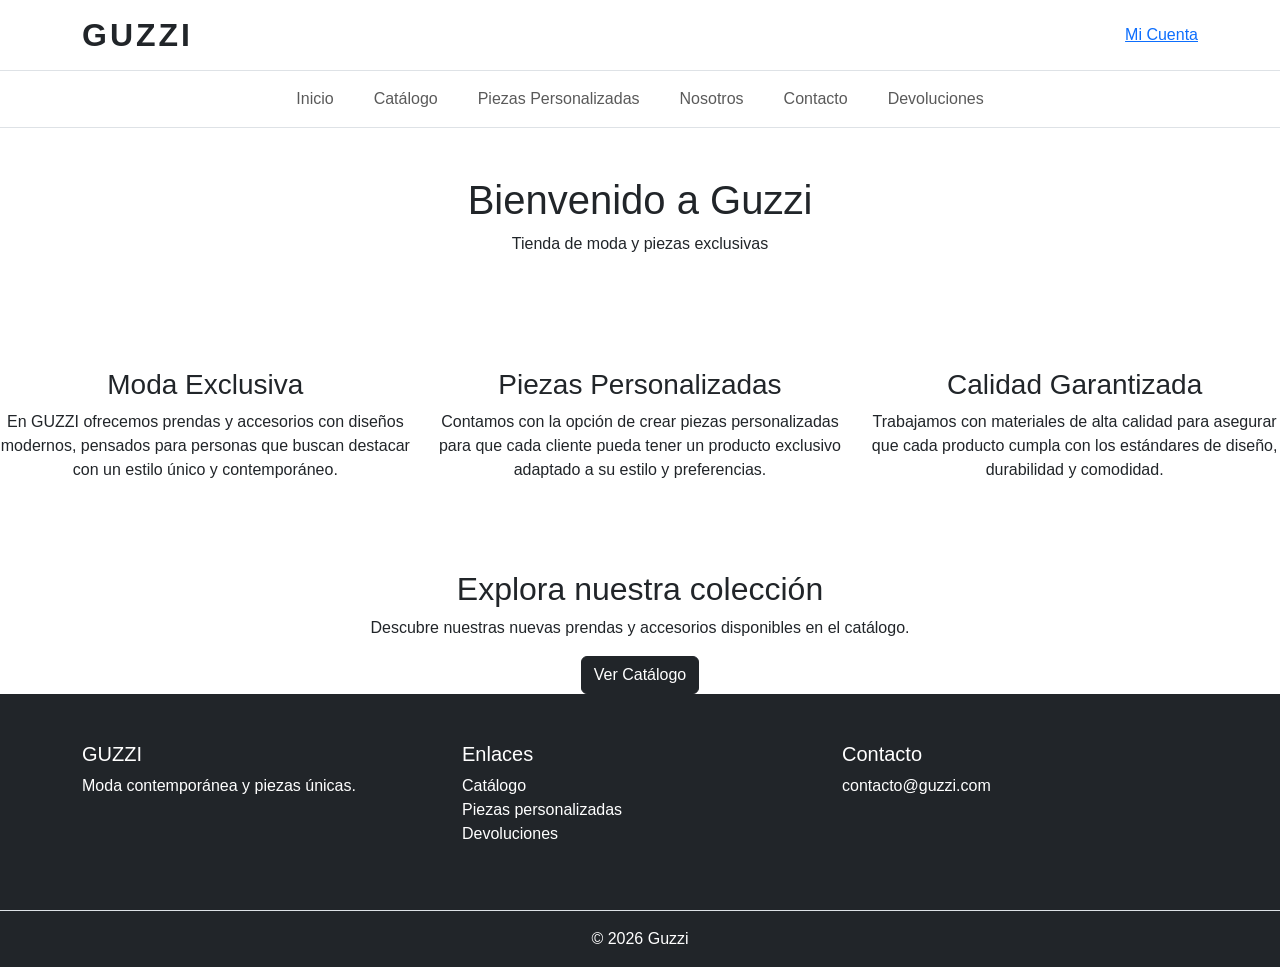
<file: index.html>
<!DOCTYPE html>
<html lang="es">
<head>
  <meta charset="UTF-8">
  <meta name="viewport" content="width=device-width, initial-scale=1.0">

  <title>Ecommerce Guzzi</title>

  <!-- Bootstrap -->
<link href="https://cdn.jsdelivr.net/npm/bootstrap@5.3.8/dist/css/bootstrap.min.css" rel="stylesheet" integrity="sha384-sRIl4kxILFvY47J16cr9ZwB07vP4J8+LH7qKQnuqkuIAvNWLzeN8tE5YBujZqJLB" crossorigin="anonymous">
  
  <!-- CSS propio -->
  <link rel="stylesheet" href="/styles.css">
</head>

<body class="d-flex flex-column min-vh-100">

<!-- HEADER -->
<header class="border-bottom">
  <div class="container py-3 d-flex justify-content-between align-items-center">

    <div class="logo">
      <h2 class="m-0">GUZZI</h2>
    </div>

    <div class="icons d-none d-md-flex gap-3">
      
      <a href="modulos/mi-cuenta.html">Mi Cuenta</a>
      
    </div>

  </div>
</header>

<!-- NAVBAR -->
<nav class="navbar navbar-expand-lg navbar-light bg-white border-bottom">
  <div class="container">

    <button class="navbar-toggler" type="button" data-bs-toggle="collapse" data-bs-target="#menuNavbar">
      <span class="navbar-toggler-icon"></span>
    </button>

    <div class="collapse navbar-collapse justify-content-center" id="menuNavbar">

      <ul class="navbar-nav gap-lg-4 text-center">

        <li class="nav-item">
          <a class="nav-link" href="index.html">Inicio</a>
        </li>

        <li class="nav-item">
          <a class="nav-link" href="modulos/catalogo.html">Catálogo</a>
        </li>

        <li class="nav-item">
          <a class="nav-link" href="modulos/piezas-personalizadas.html">Piezas Personalizadas</a>
        </li>

        <li class="nav-item">
          <a class="nav-link" href="modulos/nosotros.html">Nosotros</a>
        </li>

        <li class="nav-item">
          <a class="nav-link" href="modulos/contacto.html">Contacto</a>
        </li>

        <li class="nav-item">
          <a class="nav-link" href="modulos/devoluciones.html">Devoluciones</a>
        </li>

      </ul>

    </div>
  </div>
</nav>

<!-- CONTENIDO DINÁMICO -->
<main class="container my-5 flex-grow-1">

  <!-- Cada página cambia este contenido -->

  <section class="text-center">
    <h1>Bienvenido a Guzzi</h1>
    <p>Tienda de moda y piezas exclusivas</p>
  </section>

</main>
  <!-- Información de la tienda -->
  <section class="mt-5">
    <div class="row text-center">

      <div class="col-md-4 mb-4">
        <h3>Moda Exclusiva</h3>
        <p>
          En GUZZI ofrecemos prendas y accesorios con diseños modernos,
          pensados para personas que buscan destacar con un estilo único
          y contemporáneo.
        </p>
      </div>

      <div class="col-md-4 mb-4">
        <h3>Piezas Personalizadas</h3>
        <p>
          Contamos con la opción de crear piezas personalizadas para que
          cada cliente pueda tener un producto exclusivo adaptado a su
          estilo y preferencias.
        </p>
      </div>

      <div class="col-md-4 mb-4">
        <h3>Calidad Garantizada</h3>
        <p>
          Trabajamos con materiales de alta calidad para asegurar que
          cada producto cumpla con los estándares de diseño, durabilidad
          y comodidad.
        </p>
      </div>

    </div>
  </section>

  <!-- Sección de llamado a la acción -->
  <section class="text-center mt-5">
    <h2>Explora nuestra colección</h2>
    <p>
      Descubre nuestras nuevas prendas y accesorios disponibles en el catálogo.
    </p>
    <a href="modulos/catalogo.html" class="btn btn-dark">
      Ver Catálogo
    </a>
  </section>
<!-- FOOTER -->
<footer class="bg-dark text-white mt-auto">

  <div class="container py-5">

    <div class="row">

      <div class="col-md-4">
        <h5>GUZZI</h5>
        <p>Moda contemporánea y piezas únicas.</p>
      </div>

      <div class="col-md-4">
        <h5>Enlaces</h5>
        <ul class="list-unstyled">
          <li><a href="modulos/catalogo.html" class="text-white">Catálogo</a></li>
          <li><a href="modulos/piezas-personalizadas.html" class="text-white">Piezas personalizadas</a></li>
          <li><a href="modulos/devoluciones.html" class="text-white">Devoluciones</a></li>
        </ul>
      </div>

      <div class="col-md-4">
        <h5>Contacto</h5>
        <p>contacto@guzzi.com</p>
      </div>

    </div>

  </div>

  <div class="text-center py-3 border-top">
    © 2026 Guzzi
  </div>

</footer>

<!-- Bootstrap JS -->
<script src="https://cdn.jsdelivr.net/npm/bootstrap@5.3.8/dist/js/bootstrap.bundle.min.js" integrity="sha384-FKyoEForCGlyvwx9Hj09JcYn3nv7wiPVlz7YYwJrWVcXK/BmnVDxM+D2scQbITxI" crossorigin="anonymous"></script>

</body>
</html>
</file>
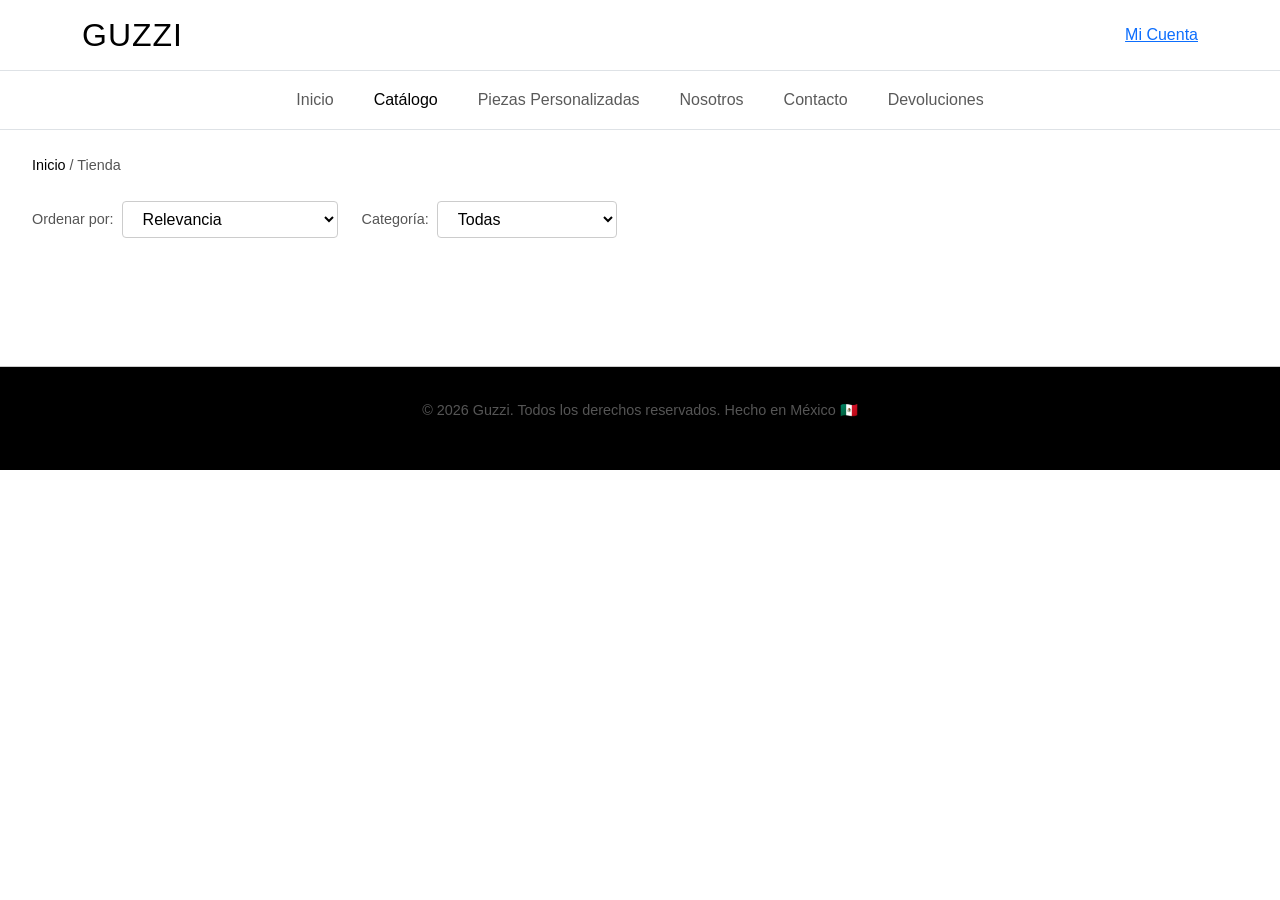
<file: modulos/catalogo.html>
<!DOCTYPE html>
<html lang="es">
<head>
  <meta charset="UTF-8" />
  <meta name="viewport" content="width=device-width, initial-scale=1.0"/>
  <title>GUZZI - Catálogo</title>
  <!-- Bootstrap CSS (same as index) -->
  <link href="https://cdn.jsdelivr.net/npm/bootstrap@5.3.8/dist/css/bootstrap.min.css" rel="stylesheet" integrity="sha384-sRIl4kxILFvY47J16cr9ZwB07vP4J8+LH7qKQnuqkuIAvNWLzeN8tE5YBujZqJLB" crossorigin="anonymous">
  <link rel="stylesheet" href="../assets/css/estilos-catalogo.css"/>
  <link rel="stylesheet" href="https://cdnjs.cloudflare.com/ajax/libs/font-awesome/6.4.0/css/all.min.css"/>
</head>
<body>
  <!-- HEADER (copied from index.html for consistent look) -->
  <header class="border-bottom">
    <div class="container py-3 d-flex justify-content-between align-items-center">

      <div class="logo">
        <h2 class="m-0">GUZZI</h2>
      </div>

      <div class="icons d-none d-md-flex gap-3">
        <a href="mi-cuenta.html">Mi Cuenta</a>
      </div>

    </div>
  </header>

  <!-- NAVBAR -->
  <nav class="navbar navbar-expand-lg navbar-light bg-white border-bottom">
    <div class="container">

      <button class="navbar-toggler" type="button" data-bs-toggle="collapse" data-bs-target="#menuNavbar">
        <span class="navbar-toggler-icon"></span>
      </button>

      <div class="collapse navbar-collapse justify-content-center" id="menuNavbar">

        <ul class="navbar-nav gap-lg-4 text-center">

          <li class="nav-item">
            <a class="nav-link" href="../index.html">Inicio</a>
          </li>

          <li class="nav-item">
            <a class="nav-link active" href="catalogo.html">Catálogo</a>
          </li>

          <li class="nav-item">
            <a class="nav-link" href="piezas-personalizadas.html">Piezas Personalizadas</a>
          </li>

          <li class="nav-item">
            <a class="nav-link" href="nosotros.html">Nosotros</a>
          </li>

          <li class="nav-item">
            <a class="nav-link" href="contacto.html">Contacto</a>
          </li>

          <li class="nav-item">
            <a class="nav-link" href="devoluciones.html">Devoluciones</a>
          </li>

        </ul>

      </div>
    </div>
  </nav>

  <!-- Breadcrumbs -->
  <div class="breadcrumbs">
    <a href="#">Inicio</a> / <span>Tienda</span>
  </div>

  <!-- Filtros -->
  <section class="filters">
    <div class="filter-group">
      <label for="sort">Ordenar por:</label>
      <select id="sort">
        <option value="default">Relevancia</option>
        <option value="price-asc">Precio: Menor a Mayor</option>
        <option value="price-desc">Precio: Mayor a Menor</option>
        <option value="name-asc">Nombre: A-Z</option>
      </select>
    </div>
    <div class="filter-group">
      <label for="category">Categoría:</label>
      <select id="category">
        <option value="all">Todas</option>
        <option value="playeras">Playeras</option>
        <option value="accesorios">Pantalones</option>
        <option value="vestidos">Accesorios</option>
      </select>
    </div>
  </section>

  <!-- Catálogo de Productos -->
  <main class="catalog py-5">
    <div class="container">
      <div class="row g-4" id="productsGrid">
        <!-- Los productos se generan con JavaScript -->
      </div>
    </div>
  </main>

  <!-- Modal Quick View (bootstrap structure) -->
  <div class="modal fade" id="quickViewModal" tabindex="-1" aria-hidden="true">
    <div class="modal-dialog modal-dialog-centered modal-lg">
      <div class="modal-content">
        <button class="modal-close" id="modalClose">&times;</button>
        <div class="modal-body" id="modalBody">
          <!-- Contenido dinámico -->
        </div>
      </div>
    </div>
  </div>

  <!-- Notificación -->
  <div class="toast" id="toast">
    <i class="fas fa-check-circle"></i>
    <span id="toastMessage">Producto añadido al carrito</span>
  </div>

  <footer class="footer">
    <p>&copy; 2026 Guzzi. Todos los derechos reservados. Hecho en México 🇲🇽</p>
  </footer>

  <!-- Bootstrap JS (bundle includes Popper) -->
  <script src="https://cdn.jsdelivr.net/npm/bootstrap@5.3.8/dist/js/bootstrap.bundle.min.js" integrity="sha384-FKyoEForCGlyvwx9Hj09JcYn3nv7wiPVlz7YYwJrWVcXK/BmnVDxM+D2scQbITxI" crossorigin="anonymous"></script>
  <script src="../assets/js/script-catalogo.js"></script>
</body>
</html>
</file>
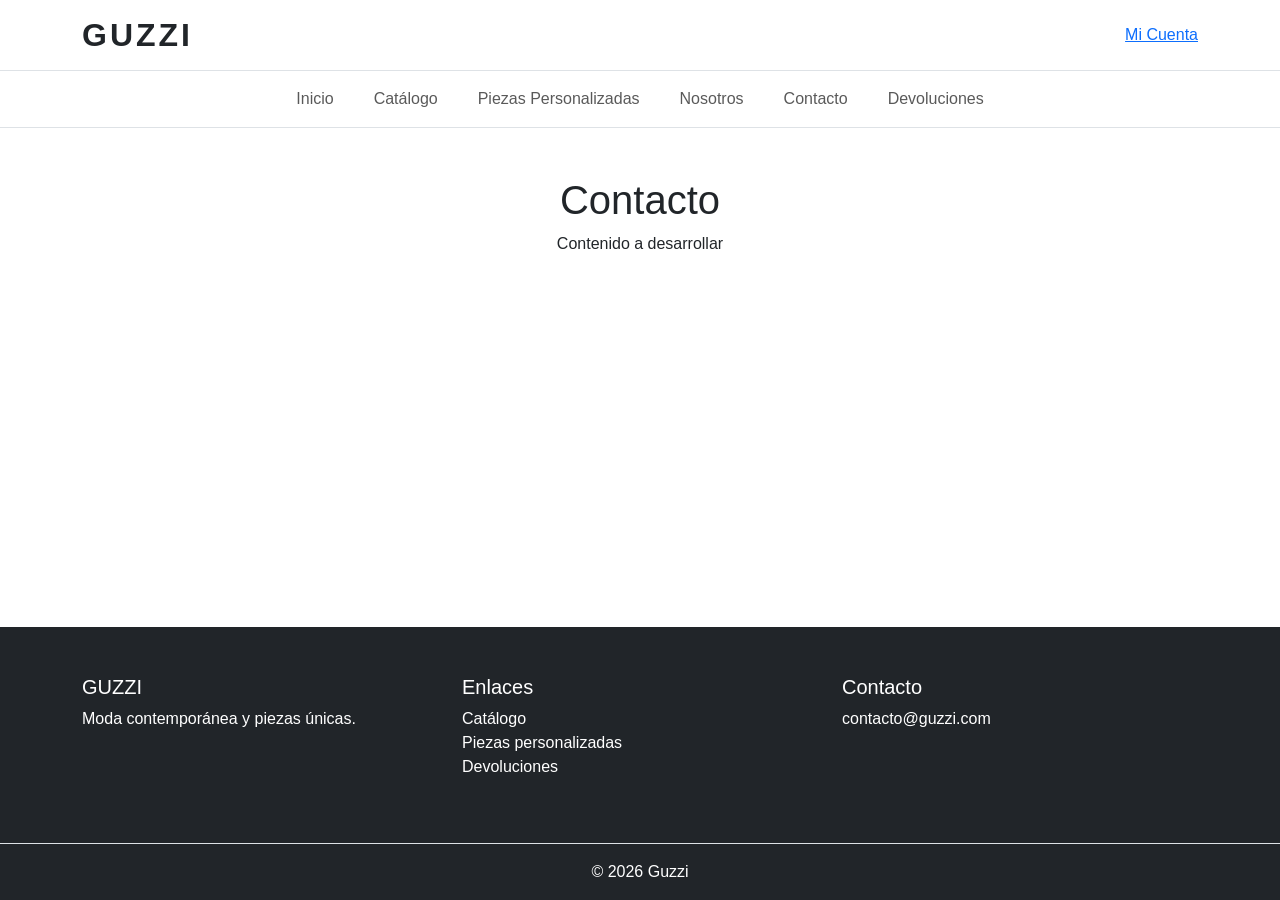
<file: modulos/contacto.html>
<!DOCTYPE html>
<html lang="es">
<head>
  <meta charset="UTF-8">
  <meta name="viewport" content="width=device-width, initial-scale=1.0">

  <title>Ecommerce Guzzi</title>

  <!-- Bootstrap -->
<link href="https://cdn.jsdelivr.net/npm/bootstrap@5.3.8/dist/css/bootstrap.min.css" rel="stylesheet" integrity="sha384-sRIl4kxILFvY47J16cr9ZwB07vP4J8+LH7qKQnuqkuIAvNWLzeN8tE5YBujZqJLB" crossorigin="anonymous">
  
  <!-- CSS propio -->
  <link rel="stylesheet" href="/styles.css">
</head>

<body class="d-flex flex-column min-vh-100">

<!-- HEADER -->
<header class="border-bottom">
  <div class="container py-3 d-flex justify-content-between align-items-center">

    <div class="logo">
      <h2 class="m-0">GUZZI</h2>
    </div>

    <div class="icons d-none d-md-flex gap-3">
      
      <a href="mi-cuenta.html">Mi Cuenta</a>
      
    </div>

  </div>
</header>

<!-- NAVBAR -->
<nav class="navbar navbar-expand-lg navbar-light bg-white border-bottom">
  <div class="container">

    <button class="navbar-toggler" type="button" data-bs-toggle="collapse" data-bs-target="#menuNavbar">
      <span class="navbar-toggler-icon"></span>
    </button>

    <div class="collapse navbar-collapse justify-content-center" id="menuNavbar">

      <ul class="navbar-nav gap-lg-4 text-center">

        <li class="nav-item">
          <a class="nav-link" href="../index.html">Inicio</a>
        </li>

        <li class="nav-item">
          <a class="nav-link" href="catalogo.html">Catálogo</a>
        </li>

        <li class="nav-item">
          <a class="nav-link" href="piezas-personalizadas.html">Piezas Personalizadas</a>
        </li>

        <li class="nav-item">
          <a class="nav-link" href="nosotros.html">Nosotros</a>
        </li>

        <li class="nav-item">
          <a class="nav-link" href="contacto.html">Contacto</a>
        </li>

        <li class="nav-item">
          <a class="nav-link" href="devoluciones.html">Devoluciones</a>
        </li>

      </ul>

    </div>
  </div>
</nav>

<!-- CONTENIDO DINÁMICO -->
<main class="container my-5 flex-grow-1">

  <!-- Cada página cambia este contenido -->

  <section class="text-center">
    <h1>Contacto</h1>
    <p>Contenido a desarrollar</p>
  </section>

</main>

<!-- FOOTER -->
<footer class="bg-dark text-white mt-auto">

  <div class="container py-5">

    <div class="row">

      <div class="col-md-4">
        <h5>GUZZI</h5>
        <p>Moda contemporánea y piezas únicas.</p>
      </div>

      <div class="col-md-4">
        <h5>Enlaces</h5>
        <ul class="list-unstyled">
          <li><a href="catalogo.html" class="text-white">Catálogo</a></li>
          <li><a href="piezas-personalizadas.html" class="text-white">Piezas personalizadas</a></li>
          <li><a href="devoluciones.html" class="text-white">Devoluciones</a></li>
        </ul>
      </div>

      <div class="col-md-4">
        <h5>Contacto</h5>
        <p>contacto@guzzi.com</p>
      </div>

    </div>

  </div>

  <div class="text-center py-3 border-top">
    © 2026 Guzzi
  </div>

</footer>

<!-- Bootstrap JS -->
<script src="https://cdn.jsdelivr.net/npm/bootstrap@5.3.8/dist/js/bootstrap.bundle.min.js" integrity="sha384-FKyoEForCGlyvwx9Hj09JcYn3nv7wiPVlz7YYwJrWVcXK/BmnVDxM+D2scQbITxI" crossorigin="anonymous"></script>

</body>
</html>
</file>
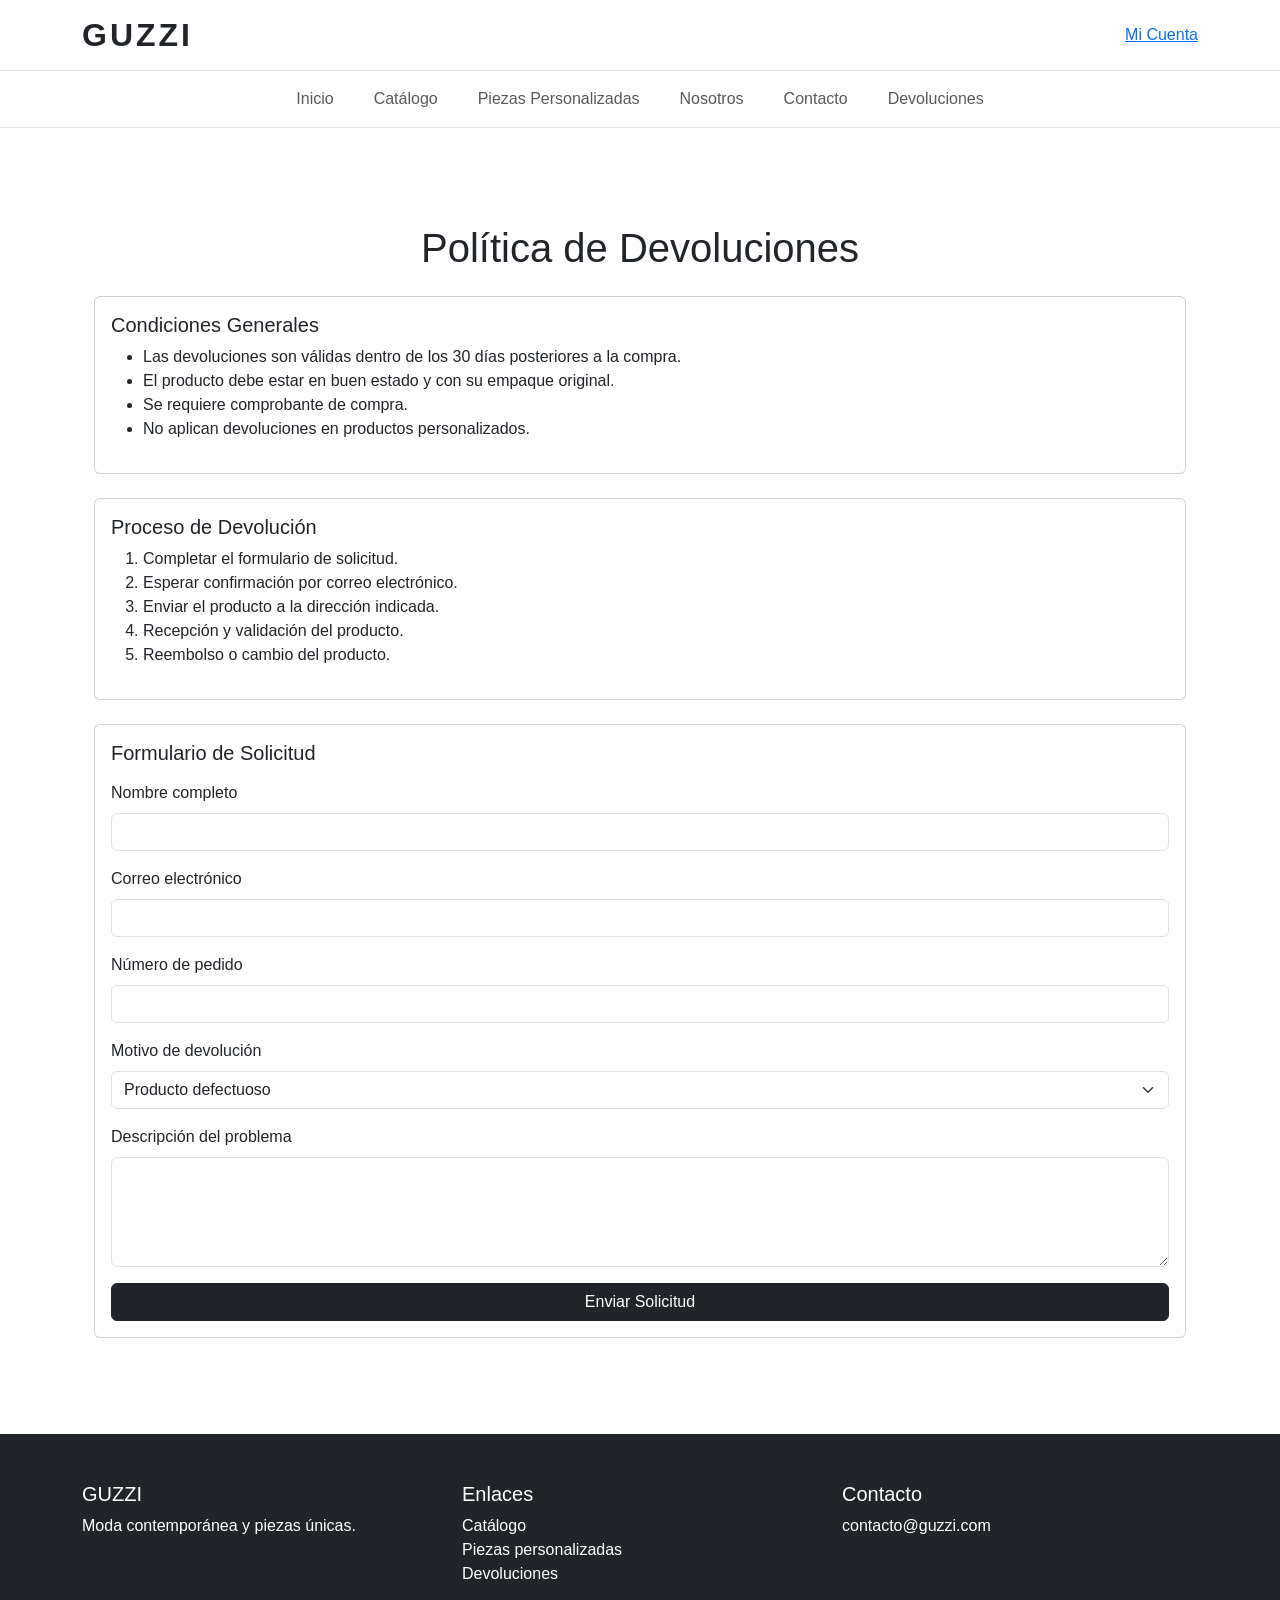
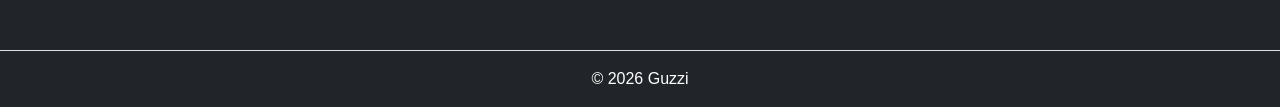
<file: modulos/devoluciones.html>
<!DOCTYPE html>
<html lang="es">
<head>
  <meta charset="UTF-8">
  <meta name="viewport" content="width=device-width, initial-scale=1.0">

  <title>Ecommerce Guzzi</title>

  <!-- Bootstrap -->
<link href="https://cdn.jsdelivr.net/npm/bootstrap@5.3.8/dist/css/bootstrap.min.css" rel="stylesheet" integrity="sha384-sRIl4kxILFvY47J16cr9ZwB07vP4J8+LH7qKQnuqkuIAvNWLzeN8tE5YBujZqJLB" crossorigin="anonymous">
  
  <!-- CSS propio -->
  <link rel="stylesheet" href="/styles.css">
</head>

<body class="d-flex flex-column min-vh-100">

<!-- HEADER -->
<header class="border-bottom">
  <div class="container py-3 d-flex justify-content-between align-items-center">

    <div class="logo">
      <h2 class="m-0">GUZZI</h2>
    </div>

    <div class="icons d-none d-md-flex gap-3">
      
      <a href="mi-cuenta.html">Mi Cuenta</a>
      
    </div>

  </div>
</header>

<!-- NAVBAR -->
<nav class="navbar navbar-expand-lg navbar-light bg-white border-bottom">
  <div class="container">

    <button class="navbar-toggler" type="button" data-bs-toggle="collapse" data-bs-target="#menuNavbar">
      <span class="navbar-toggler-icon"></span>
    </button>

    <div class="collapse navbar-collapse justify-content-center" id="menuNavbar">

      <ul class="navbar-nav gap-lg-4 text-center">

        <li class="nav-item">
          <a class="nav-link" href="../index.html">Inicio</a>
        </li>

        <li class="nav-item">
          <a class="nav-link" href="catalogo.html">Catálogo</a>
        </li>

        <li class="nav-item">
          <a class="nav-link" href="piezas-personalizadas.html">Piezas Personalizadas</a>
        </li>

        <li class="nav-item">
          <a class="nav-link" href="nosotros.html">Nosotros</a>
        </li>

        <li class="nav-item">
          <a class="nav-link" href="contacto.html">Contacto</a>
        </li>

        <li class="nav-item">
          <a class="nav-link" href="devoluciones.html">Devoluciones</a>
        </li>

      </ul>

    </div>
  </div>
</nav>

<!-- CONTENIDO DINÁMICO -->
<main class="container my-5 flex-grow-1">

<div class="container my-5">

    <h1 class="text-center mb-4">Política de Devoluciones</h1>

    <div class="card mb-4">
        <div class="card-body">
            <h5>Condiciones Generales</h5>
            <ul>
                <li>Las devoluciones son válidas dentro de los 30 días posteriores a la compra.</li>
                <li>El producto debe estar en buen estado y con su empaque original.</li>
                <li>Se requiere comprobante de compra.</li>
                <li>No aplican devoluciones en productos personalizados.</li>
            </ul>
        </div>
    </div>

    <div class="card mb-4">
        <div class="card-body">
            <h5>Proceso de Devolución</h5>
            <ol>
                <li>Completar el formulario de solicitud.</li>
                <li>Esperar confirmación por correo electrónico.</li>
                <li>Enviar el producto a la dirección indicada.</li>
                <li>Recepción y validación del producto.</li>
                <li>Reembolso o cambio del producto.</li>
            </ol>
        </div>
    </div>

    <div class="card">
        <div class="card-body">
            <h5 class="mb-3">Formulario de Solicitud</h5>

            <form>
                <div class="mb-3">
                    <label class="form-label">Nombre completo</label>
                    <input type="text" class="form-control" required>
                </div>

                <div class="mb-3">
                    <label class="form-label">Correo electrónico</label>
                    <input type="email" class="form-control" required>
                </div>

                <div class="mb-3">
                    <label class="form-label">Número de pedido</label>
                    <input type="text" class="form-control" required>
                </div>

                <div class="mb-3">
                    <label class="form-label">Motivo de devolución</label>
                    <select class="form-select">
                        <option>Producto defectuoso</option>
                        <option>Error en el envío</option>
                        <option>No cumple expectativas</option>
                        <option>Otro</option>
                    </select>
                </div>

                <div class="mb-3">
                    <label class="form-label">Descripción del problema</label>
                    <textarea class="form-control" rows="4"></textarea>
                </div>

                <button type="submit" class="btn btn-dark w-100">
                    Enviar Solicitud
                </button>
            </form>
        </div>
    </div>

</div>
</main>

<!-- FOOTER -->
<footer class="bg-dark text-white mt-auto">

  <div class="container py-5">

    <div class="row">

      <div class="col-md-4">
        <h5>GUZZI</h5>
        <p>Moda contemporánea y piezas únicas.</p>
      </div>

      <div class="col-md-4">
        <h5>Enlaces</h5>
        <ul class="list-unstyled">
          <li><a href="catalogo.html" class="text-white">Catálogo</a></li>
          <li><a href="piezas-personalizadas.html" class="text-white">Piezas personalizadas</a></li>
          <li><a href="devoluciones.html" class="text-white">Devoluciones</a></li>
        </ul>
      </div>

      <div class="col-md-4">
        <h5>Contacto</h5>
        <p>contacto@guzzi.com</p>
      </div>

    </div>

  </div>

  <div class="text-center py-3 border-top">
    © 2026 Guzzi
  </div>

</footer>

<!-- Bootstrap JS -->
<script src="https://cdn.jsdelivr.net/npm/bootstrap@5.3.8/dist/js/bootstrap.bundle.min.js" integrity="sha384-FKyoEForCGlyvwx9Hj09JcYn3nv7wiPVlz7YYwJrWVcXK/BmnVDxM+D2scQbITxI" crossorigin="anonymous"></script>

</body>
</html>
</file>
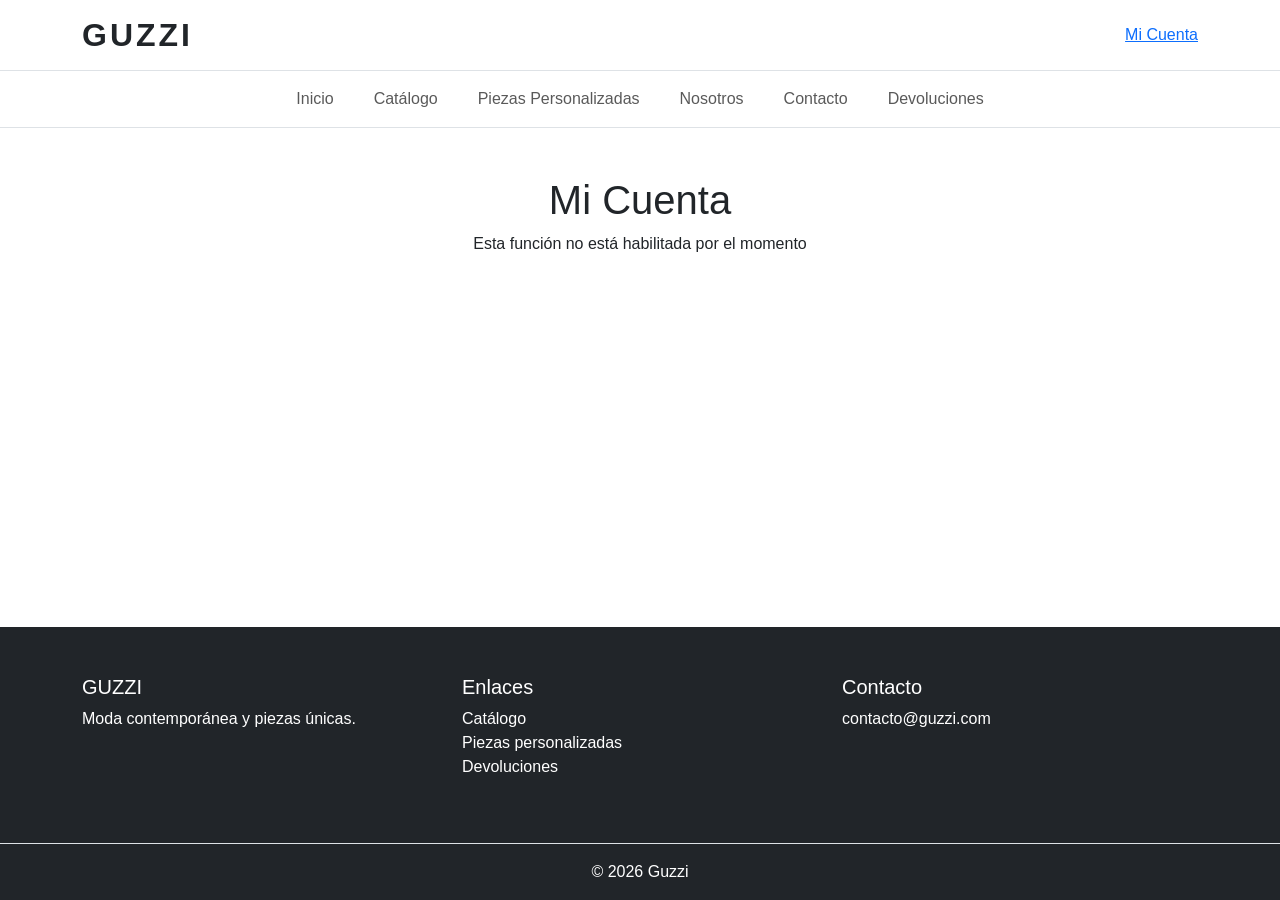
<file: modulos/mi-cuenta.html>
<!DOCTYPE html>
<html lang="es">
<head>
  <meta charset="UTF-8">
  <meta name="viewport" content="width=device-width, initial-scale=1.0">

  <title>Ecommerce Guzzi</title>

  <!-- Bootstrap -->
<link href="https://cdn.jsdelivr.net/npm/bootstrap@5.3.8/dist/css/bootstrap.min.css" rel="stylesheet" integrity="sha384-sRIl4kxILFvY47J16cr9ZwB07vP4J8+LH7qKQnuqkuIAvNWLzeN8tE5YBujZqJLB" crossorigin="anonymous">
  
  <!-- CSS propio -->
  <link rel="stylesheet" href="/styles.css">
</head>

<body class="d-flex flex-column min-vh-100">

<!-- HEADER -->
<header class="border-bottom">
  <div class="container py-3 d-flex justify-content-between align-items-center">

    <div class="logo">
      <h2 class="m-0">GUZZI</h2>
    </div>

    <div class="icons d-none d-md-flex gap-3">
      
      <a href="mi-cuenta.html">Mi Cuenta</a>
      
    </div>

  </div>
</header>

<!-- NAVBAR -->
<nav class="navbar navbar-expand-lg navbar-light bg-white border-bottom">
  <div class="container">

    <button class="navbar-toggler" type="button" data-bs-toggle="collapse" data-bs-target="#menuNavbar">
      <span class="navbar-toggler-icon"></span>
    </button>

    <div class="collapse navbar-collapse justify-content-center" id="menuNavbar">

      <ul class="navbar-nav gap-lg-4 text-center">

        <li class="nav-item">
          <a class="nav-link" href="../index.html">Inicio</a>
        </li>

        <li class="nav-item">
          <a class="nav-link" href="catalogo.html">Catálogo</a>
        </li>

        <li class="nav-item">
          <a class="nav-link" href="piezas-personalizadas.html">Piezas Personalizadas</a>
        </li>

        <li class="nav-item">
          <a class="nav-link" href="nosotros.html">Nosotros</a>
        </li>

        <li class="nav-item">
          <a class="nav-link" href="contacto.html">Contacto</a>
        </li>

        <li class="nav-item">
          <a class="nav-link" href="devoluciones.html">Devoluciones</a>
        </li>

      </ul>

    </div>
  </div>
</nav>

<!-- CONTENIDO DINÁMICO -->
<main class="container my-5 flex-grow-1">

  <!-- Cada página cambia este contenido -->

  <section class="text-center">
    <h1>Mi Cuenta</h1>
    <p>Esta función no está habilitada por el momento</p>
  </section>

</main>

<!-- FOOTER -->
<footer class="bg-dark text-white mt-auto">

  <div class="container py-5">

    <div class="row">

      <div class="col-md-4">
        <h5>GUZZI</h5>
        <p>Moda contemporánea y piezas únicas.</p>
      </div>

      <div class="col-md-4">
        <h5>Enlaces</h5>
        <ul class="list-unstyled">
          <li><a href="catalogo.html" class="text-white">Catálogo</a></li>
          <li><a href="piezas-personalizadas.html" class="text-white">Piezas personalizadas</a></li>
          <li><a href="devoluciones.html" class="text-white">Devoluciones</a></li>
        </ul>
      </div>

      <div class="col-md-4">
        <h5>Contacto</h5>
        <p>contacto@guzzi.com</p>
      </div>

    </div>

  </div>

  <div class="text-center py-3 border-top">
    © 2026 Guzzi
  </div>

</footer>

<!-- Bootstrap JS -->
<script src="https://cdn.jsdelivr.net/npm/bootstrap@5.3.8/dist/js/bootstrap.bundle.min.js" integrity="sha384-FKyoEForCGlyvwx9Hj09JcYn3nv7wiPVlz7YYwJrWVcXK/BmnVDxM+D2scQbITxI" crossorigin="anonymous"></script>

</body>
</html>
</file>
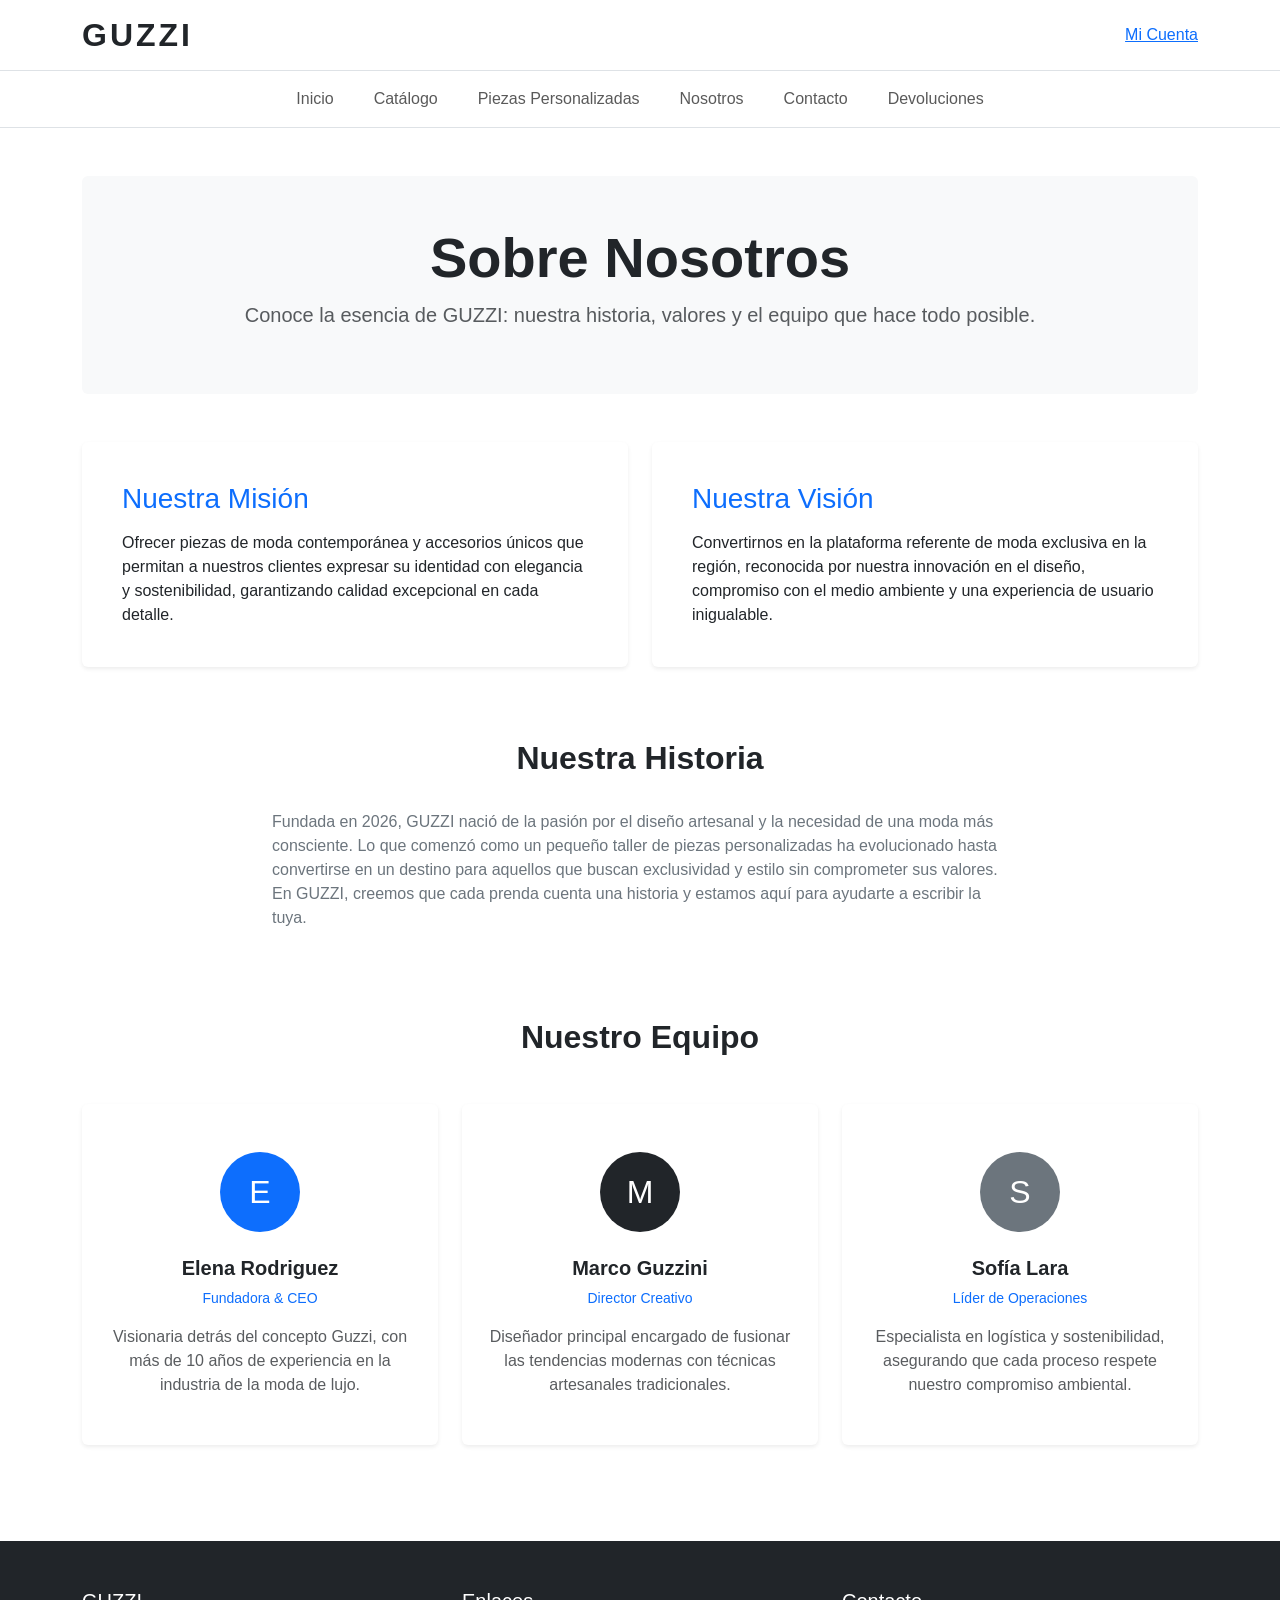
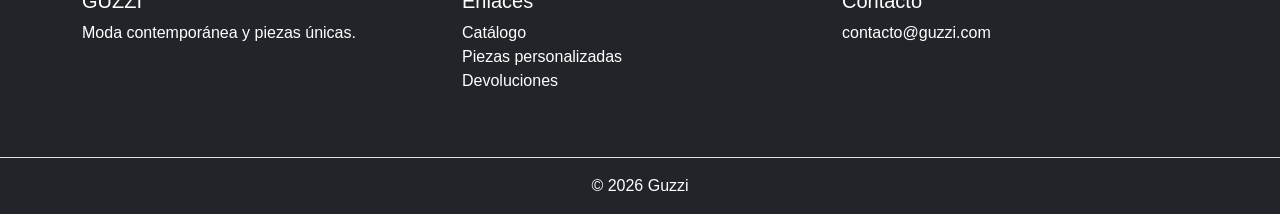
<file: modulos/nosotros.html>
<!DOCTYPE html>
<html lang="es">
<head>
  <meta charset="UTF-8">
  <meta name="viewport" content="width=device-width, initial-scale=1.0">

  <title>Ecommerce Guzzi</title>

  <!-- Bootstrap -->
<link href="https://cdn.jsdelivr.net/npm/bootstrap@5.3.8/dist/css/bootstrap.min.css" rel="stylesheet" integrity="sha384-sRIl4kxILFvY47J16cr9ZwB07vP4J8+LH7qKQnuqkuIAvNWLzeN8tE5YBujZqJLB" crossorigin="anonymous">
  
  <!-- CSS propio -->
  <link rel="stylesheet" href="/styles.css">
  <link rel="stylesheet" href="../assets/css/nosotros-estilos.css">
</head>

<body class="d-flex flex-column min-vh-100">

<!-- HEADER -->
<header class="border-bottom">
  <div class="container py-3 d-flex justify-content-between align-items-center">

    <div class="logo">
      <h2 class="m-0">GUZZI</h2>
    </div>

    <div class="icons d-none d-md-flex gap-3">
      
      <a href="mi-cuenta.html">Mi Cuenta</a>
      
    </div>

  </div>
</header>

<!-- NAVBAR -->
<nav class="navbar navbar-expand-lg navbar-light bg-white border-bottom">
  <div class="container">

    <button class="navbar-toggler" type="button" data-bs-toggle="collapse" data-bs-target="#menuNavbar">
      <span class="navbar-toggler-icon"></span>
    </button>

    <div class="collapse navbar-collapse justify-content-center" id="menuNavbar">

      <ul class="navbar-nav gap-lg-4 text-center">

        <li class="nav-item">
          <a class="nav-link" href="../index.html">Inicio</a>
        </li>

        <li class="nav-item">
          <a class="nav-link" href="catalogo.html">Catálogo</a>
        </li>

        <li class="nav-item">
          <a class="nav-link" href="piezas-personalizadas.html">Piezas Personalizadas</a>
        </li>

        <li class="nav-item">
          <a class="nav-link" href="nosotros.html">Nosotros</a>
        </li>

        <li class="nav-item">
          <a class="nav-link" href="contacto.html">Contacto</a>
        </li>

        <li class="nav-item">
          <a class="nav-link" href="devoluciones.html">Devoluciones</a>
        </li>

      </ul>

    </div>
  </div>
</nav>

<!-- CONTENIDO DINÁMICO -->
<main class="container my-5 flex-grow-1">

  <!-- Hero Section -->
  <section class="text-center py-5 bg-light mb-5 rounded">
    <div class="container">
      <h1 class="display-4 fw-bold">Sobre Nosotros</h1>
      <p class="lead text-muted">Conoce la esencia de GUZZI: nuestra historia, valores y el equipo que hace todo posible.</p>
    </div>
  </section>

  <!-- Misión y Visión -->
  <section class="row mb-5 g-4">
    <div class="col-md-6">
      <div class="card h-100 border-0 shadow-sm p-4">
        <div class="card-body">
          <h2 class="h3 mb-3 text-primary">Nuestra Misión</h2>
          <p class="card-text">Ofrecer piezas de moda contemporánea y accesorios únicos que permitan a nuestros clientes expresar su identidad con elegancia y sostenibilidad, garantizando calidad excepcional en cada detalle.</p>
        </div>
      </div>
    </div>
    <div class="col-md-6">
      <div class="card h-100 border-0 shadow-sm p-4">
        <div class="card-body">
          <h2 class="h3 mb-3 text-primary">Nuestra Visión</h2>
          <p class="card-text">Convertirnos en la plataforma referente de moda exclusiva en la región, reconocida por nuestra innovación en el diseño, compromiso con el medio ambiente y una experiencia de usuario inigualable.</p>
        </div>
      </div>
    </div>
  </section>

  <!-- Información de la Empresa -->
  <section class="mb-5 py-4">
    <div class="row align-items-center">
      <div class="col-md-12 text-center mb-4">
        <h2 class="fw-bold">Nuestra Historia</h2>
      </div>
      <div class="col-lg-8 mx-auto">
        <p class="text-secondary">Fundada en 2026, GUZZI nació de la pasión por el diseño artesanal y la necesidad de una moda más consciente. Lo que comenzó como un pequeño taller de piezas personalizadas ha evolucionado hasta convertirse en un destino para aquellos que buscan exclusividad y estilo sin comprometer sus valores. En GUZZI, creemos que cada prenda cuenta una historia y estamos aquí para ayudarte a escribir la tuya.</p>
      </div>
    </div>
  </section>

  <!-- Equipo de Trabajo -->
  <section class="mb-5">
    <h2 class="text-center fw-bold mb-5">Nuestro Equipo</h2>
    <div class="row g-4">
      <div class="col-md-4">
        <div class="card border-0 text-center shadow-sm h-100">
          <div class="card-body py-5">
            <div class="bg-primary text-white rounded-circle d-inline-flex align-items-center justify-content-center mb-4" style="width: 80px; height: 80px; font-size: 2rem;">E</div>
            <h5 class="card-title fw-bold">Elena Rodriguez</h5>
            <p class="text-primary small mb-3">Fundadora & CEO</p>
            <p class="card-text text-muted">Visionaria detrás del concepto Guzzi, con más de 10 años de experiencia en la industria de la moda de lujo.</p>
          </div>
        </div>
      </div>
      <div class="col-md-4">
        <div class="card border-0 text-center shadow-sm h-100">
          <div class="card-body py-5">
            <div class="bg-dark text-white rounded-circle d-inline-flex align-items-center justify-content-center mb-4" style="width: 80px; height: 80px; font-size: 2rem;">M</div>
            <h5 class="card-title fw-bold">Marco Guzzini</h5>
            <p class="text-primary small mb-3">Director Creativo</p>
            <p class="card-text text-muted">Diseñador principal encargado de fusionar las tendencias modernas con técnicas artesanales tradicionales.</p>
          </div>
        </div>
      </div>
      <div class="col-md-4">
        <div class="card border-0 text-center shadow-sm h-100">
          <div class="card-body py-5">
            <div class="bg-secondary text-white rounded-circle d-inline-flex align-items-center justify-content-center mb-4" style="width: 80px; height: 80px; font-size: 2rem;">S</div>
            <h5 class="card-title fw-bold">Sofía Lara</h5>
            <p class="text-primary small mb-3">Líder de Operaciones</p>
            <p class="card-text text-muted">Especialista en logística y sostenibilidad, asegurando que cada proceso respete nuestro compromiso ambiental.</p>
          </div>
        </div>
      </div>
    </div>
  </section>

</main>

<!-- FOOTER -->
<footer class="bg-dark text-white mt-auto">

  <div class="container py-5">

    <div class="row">

      <div class="col-md-4">
        <h5>GUZZI</h5>
        <p>Moda contemporánea y piezas únicas.</p>
      </div>

      <div class="col-md-4">
        <h5>Enlaces</h5>
        <ul class="list-unstyled">
          <li><a href="catalogo.html" class="text-white">Catálogo</a></li>
          <li><a href="piezas-personalizadas.html" class="text-white">Piezas personalizadas</a></li>
          <li><a href="devoluciones.html" class="text-white">Devoluciones</a></li>
        </ul>
      </div>

      <div class="col-md-4">
        <h5>Contacto</h5>
        <p>contacto@guzzi.com</p>
      </div>

    </div>

  </div>

  <div class="text-center py-3 border-top">
    © 2026 Guzzi
  </div>

</footer>

<!-- Bootstrap JS -->
<script src="https://cdn.jsdelivr.net/npm/bootstrap@5.3.8/dist/js/bootstrap.bundle.min.js" integrity="sha384-FKyoEForCGlyvwx9Hj09JcYn3nv7wiPVlz7YYwJrWVcXK/BmnVDxM+D2scQbITxI" crossorigin="anonymous"></script>

<!-- Script propio -->
<script src="../assets/js/nosotros-script.js"></script>

</body>
</html>
</file>
<file: styles.css>
body{
    font-family: Arial, Helvetica, sans-serif;
}

.logo h2{
    font-weight: 700;
    letter-spacing: 3px;
}

.navbar-nav .nav-link{
    font-weight: 500;
}

footer a{
    text-decoration: none;
}

footer a:hover{
    text-decoration: underline;
}
</file>
<file: assets/css/estilos-catalogo.css>
/* ===== RESET & BASE ===== */
* {
  margin: 0;
  padding: 0;
  box-sizing: border-box;
}
:root {
  /* light theme to match index.html */
  --dark-bg: #ffffff;
  --card-bg: #ffffff;
  --text-primary: #000000;
  --text-secondary: #555555;
  --accent: #e50914;
  --accent-hover: #f41a26;
  --border: #ccc;
  --success: #28a745;
  --shadow: 0 4px 12px rgba(0, 0, 0, 0.1);
}

body {
  font-family: 'Segoe UI', Tahoma, Geneva, Verdana, sans-serif;
  background-color: var(--dark-bg);
  color: var(--text-primary);
  line-height: 1.6;
}

/* ===== HEADER ===== */
.header {
  background-color: #615f5f;
  padding: 1rem 2rem;
  position: sticky;
  top: 0;
  z-index: 100;
  border-bottom: 1px solid var(--border);
}

.header-container {
  max-width: 1400px;
  margin: 0 auto;
  display: flex;
  justify-content: space-between;
  align-items: center;
}

.logo {
  font-size: 1.8rem;
  font-weight: 700;
  letter-spacing: 1px;
}

.nav a {
  color: var(--text-secondary);
  text-decoration: none;
  margin: 0 1rem;
  font-weight: 500;
  transition: color 0.3s;
}

.nav a:hover,
.nav a.active {
  color: var(--text-primary);
}

.header-actions {
  display: flex;
  align-items: center;
  gap: 1rem;
}

.cart-btn {
  background: none;
  border: none;
  color: var(--text-primary);
  font-size: 1.3rem;
  position: relative;
  cursor: pointer;
  transition: transform 0.2s;
}

.cart-btn:hover {
  transform: scale(1.1);
}

.cart-count {
  position: absolute;
  top: -8px;
  right: -8px;
  background: var(--accent);
  color: white;
  font-size: 0.7rem;
  width: 18px;
  height: 18px;
  border-radius: 50%;
  display: flex;
  align-items: center;
  justify-content: center;
}

.currency-selector {
  display: flex;
  align-items: center;
  gap: 0.5rem;
  color: var(--text-secondary);
  font-size: 0.9rem;
}

.currency-selector select {
  background: var(--card-bg);
  color: var(--text-primary);
  border: 1px solid var(--border);
  padding: 0.3rem 0.6rem;
  border-radius: 4px;
  cursor: pointer;
}

/* ===== BREADCRUMBS ===== */
.breadcrumbs {
  max-width: 1400px;
  margin: 1.5rem auto;
  padding: 0 2rem;
  color: var(--text-secondary);
  font-size: 0.9rem;
}

.breadcrumbs a {
  color: var(--text-primary);
  text-decoration: none;
}

.breadcrumbs a:hover {
  text-decoration: underline;
}

/* ===== FILTERS ===== */
.filters {
  max-width: 1400px;
  margin: 0 auto 2rem;
  padding: 0 2rem;
  display: flex;
  gap: 1.5rem;
  flex-wrap: wrap;
}

.filter-group {
  display: flex;
  align-items: center;
  gap: 0.5rem;
}

.filter-group label {
  color: var(--text-secondary);
  font-size: 0.9rem;
}

.filter-group select {
  background: var(--card-bg);
  color: var(--text-primary);
  border: 1px solid var(--border);
  padding: 0.5rem 1rem;
  border-radius: 4px;
  cursor: pointer;
  min-width: 180px;
}

/* ===== CATALOG ===== */
.catalog {
  max-width: 1400px;
  margin: 0 auto;
  padding: 0 2rem 3rem;
}
.products-grid {
  display: grid;
  gap: 1.5rem;
}

/* ===== PRODUCT CARD ===== */
.product-card {
  background: var(--card-bg);
  border-radius: 8px;
  overflow: hidden;
  transition: transform 0.3s, box-shadow 0.3s;
  border: 1px solid var(--border);
}

.product-card:hover {
  transform: translateY(-5px);
  box-shadow: var(--shadow);
}

.product-image {
  width: 100%;
  height: 300px;
  background: linear-gradient(135deg, #f5f5f5, #e0e0e0);
  display: flex;
  align-items: center;
  justify-content: center;
  color: var(--text-secondary);
  font-size: 3rem;
}

.product-image img {
  width: 100%;
  height: 100%;
  object-fit: cover;
}

.product-info {
  padding: 1.2rem;
}

.product-title {
  font-size: 1.1rem;
  font-weight: 600;
  margin-bottom: 0.5rem;
  text-transform: uppercase;
  letter-spacing: 0.5px;
}

.product-price {
  font-size: 1.3rem;
  font-weight: 700;
  color: var(--accent);
  margin-bottom: 0.8rem;
}

.product-price .original {
  text-decoration: line-through;
  color: var(--text-secondary);
  font-size: 1rem;
  margin-right: 0.5rem;
}

.product-description {
  color: var(--text-secondary);
  font-size: 0.9rem;
  margin-bottom: 1rem;
  display: -webkit-box;
  -webkit-box-orient: vertical;
  overflow: hidden;
}

.product-features {
  list-style: none;
  margin-bottom: 1rem;
  font-size: 0.85rem;
  color: var(--text-secondary);
}

.product-features li {
  margin-bottom: 0.3rem;
  padding-left: 1rem;
  position: relative;
}

.product-features li::before {
  content: "•";
  color: var(--accent);
  position: absolute;
  left: 0;
  font-weight: bold;
}

.product-actions {
  display: flex;
  gap: 0.5rem;
}

.btn {
  flex: 1;
  padding: 0.7rem;
  border: none;
  border-radius: 4px;
  font-weight: 600;
  cursor: pointer;
  transition: background 0.3s;
  font-size: 0.9rem;
  text-align: center;
}

.btn-primary {
  background: var(--accent);
  color: white;
}

.btn-primary:hover {
  background: var(--accent-hover);
}

.btn-secondary {
  background: transparent;
  color: var(--text-primary);
  border: 1px solid var(--border);
}

.btn-secondary:hover {
  background: var(--border);
}

.sale-badge {
  position: absolute;
  top: 10px;
  left: 10px;
  background: var(--accent);
  color: white;
  padding: 0.3rem 0.6rem;
  border-radius: 4px;
  font-size: 0.75rem;
  font-weight: 700;
  text-transform: uppercase;
}

.product-card {
  position: relative;
}

/* ===== MODAL ===== */
.modal {
  /* let bootstrap handle positioning/display; keep element itself transparent */
  background: transparent !important;
}

/* when Bootstrap shows the modal, ensure flex centering and padding */
.modal.show {
  display: flex !important;
  align-items: center;
  justify-content: center;
  padding: 1rem;
  background: transparent !important; /* don't darken via modal container */
}

/* fade out backdrop to keep background visible but soft */
.modal-backdrop.show {
  opacity: 0.25 !important;
}

.modal-content {
  background: var(--card-bg);
  border-radius: 12px;
  /* keep modal a reasonable size but allow it to shrink on narrow screens */
  max-width: 95vw;
  width: 100%;
  max-height: 90vh;
  overflow-y: auto;
  position: relative;
  border: 1px solid var(--border);
}

.modal-close {
  position: absolute;
  top: 1rem;
  right: 1.5rem;
  background: none;
  border: none;
  color: var(--text-primary);
  font-size: 2rem;
  cursor: pointer;
  z-index: 10;
}

.modal-body {
  /* use Bootstrap's default behaviour; avoid custom grid that conflicts with row/col */
  padding: 2rem;
}

.modal-image {
  background: linear-gradient(135deg, #f5f5f5, #e0e0e0);
  border-radius: 8px;
  min-height: 350px;
  display: flex;
  align-items: center;
  justify-content: center;
  font-size: 4rem;
  color: var(--text-secondary);
}

.modal-details h2 {
  font-size: 1.8rem;
  margin-bottom: 0.5rem;
  text-transform: uppercase;
}

.modal-price {
  font-size: 1.8rem;
  font-weight: 700;
  color: var(--accent);
  margin: 1rem 0;
}

.modal-price .original {
  text-decoration: line-through;
  color: var(--text-secondary);
  font-size: 1.3rem;
  margin-right: 0.5rem;
}

.modal-description {
  color: var(--text-secondary);
  margin: 1rem 0;
  line-height: 1.7;
}

.modal-features {
  list-style: none;
  margin: 1.5rem 0;
}

.modal-features li {
  padding: 0.4rem 0;
  color: var(--text-secondary);
  border-bottom: 1px solid var(--border);
}

.modal-features li::before {
  content: "✓ ";
  color: var(--success);
  font-weight: bold;
  margin-right: 0.5rem;
}

.modal-actions {
  display: flex;
  gap: 1rem;
  margin-top: 1.5rem;
}

.modal-actions .btn {
  padding: 1rem;
  font-size: 1rem;
}

/* ===== TOAST ===== */
.toast {
  position: fixed;
  bottom: 2rem;
  right: 2rem;
  background: var(--success);
  color: white;
  padding: 1rem 1.5rem;
  border-radius: 8px;
  display: flex;
  align-items: center;
  gap: 0.8rem;
  box-shadow: var(--shadow);
  transform: translateX(200%);
  transition: transform 0.3s ease;
  z-index: 2000;
}

.toast.show {
  transform: translateX(0);
}

/* ===== FOOTER ===== */
.footer {
  text-align: center;
  padding: 2rem;
  background: #000;
  color: var(--text-secondary);
  font-size: 0.9rem;
  border-top: 1px solid var(--border);
}

/* ===== RESPONSIVE ===== */
@media (max-width: 768px) {
  .header-container {
    flex-wrap: wrap;
    gap: 1rem;
  }

  .nav {
    order: 3;
    width: 100%;
    display: flex;
    justify-content: center;
    margin-top: 0.5rem;
  }

  /* modal-body uses bootstrap grid; no extra rules needed here */

  .filters {
    flex-direction: column;
    align-items: flex-start;
  }

  .filter-group {
    width: 100%;
    justify-content: space-between;
  }
}
/* ===== RESET & BASE ===== */
* {
  margin: 0;
  padding: 0;
  box-sizing: border-box;
}
:root {
  /* light theme to match index.html */
  --dark-bg: #ffffff;
  --card-bg: #ffffff;
  --text-primary: #000000;
  --text-secondary: #555555;
  --accent: #e50914;
  --accent-hover: #f41a26;
  --border: #ccc;
  --success: #28a745;
  --shadow: 0 4px 12px rgba(0, 0, 0, 0.1);
}

body {
  font-family: 'Segoe UI', Tahoma, Geneva, Verdana, sans-serif;
  background-color: var(--dark-bg);
  color: var(--text-primary);
  line-height: 1.6;
}

/* ===== HEADER ===== */
.header {
  background-color: #615f5f;
  padding: 1rem 2rem;
  position: sticky;
  top: 0;
  z-index: 100;
  border-bottom: 1px solid var(--border);
}

.header-container {
  max-width: 1400px;
  margin: 0 auto;
  display: flex;
  justify-content: space-between;
  align-items: center;
}

.logo {
  font-size: 1.8rem;
  font-weight: 700;
  letter-spacing: 1px;
}

.nav a {
  color: var(--text-secondary);
  text-decoration: none;
  margin: 0 1rem;
  font-weight: 500;
  transition: color 0.3s;
}

.nav a:hover,
.nav a.active {
  color: var(--text-primary);
}

.header-actions {
  display: flex;
  align-items: center;
  gap: 1rem;
}

.cart-btn {
  background: none;
  border: none;
  color: var(--text-primary);
  font-size: 1.3rem;
  position: relative;
  cursor: pointer;
  transition: transform 0.2s;
}

.cart-btn:hover {
  transform: scale(1.1);
}

.cart-count {
  position: absolute;
  top: -8px;
  right: -8px;
  background: var(--accent);
  color: white;
  font-size: 0.7rem;
  width: 18px;
  height: 18px;
  border-radius: 50%;
  display: flex;
  align-items: center;
  justify-content: center;
}

.currency-selector {
  display: flex;
  align-items: center;
  gap: 0.5rem;
  color: var(--text-secondary);
  font-size: 0.9rem;
}

.currency-selector select {
  background: var(--card-bg);
  color: var(--text-primary);
  border: 1px solid var(--border);
  padding: 0.3rem 0.6rem;
  border-radius: 4px;
  cursor: pointer;
}

/* ===== BREADCRUMBS ===== */
.breadcrumbs {
  max-width: 1400px;
  margin: 1.5rem auto;
  padding: 0 2rem;
  color: var(--text-secondary);
  font-size: 0.9rem;
}

.breadcrumbs a {
  color: var(--text-primary);
  text-decoration: none;
}

.breadcrumbs a:hover {
  text-decoration: underline;
}

/* ===== FILTERS ===== */
.filters {
  max-width: 1400px;
  margin: 0 auto 2rem;
  padding: 0 2rem;
  display: flex;
  gap: 1.5rem;
  flex-wrap: wrap;
}

.filter-group {
  display: flex;
  align-items: center;
  gap: 0.5rem;
}

.filter-group label {
  color: var(--text-secondary);
  font-size: 0.9rem;
}

.filter-group select {
  background: var(--card-bg);
  color: var(--text-primary);
  border: 1px solid var(--border);
  padding: 0.5rem 1rem;
  border-radius: 4px;
  cursor: pointer;
  min-width: 180px;
}

/* ===== CATALOG ===== */
.catalog {
  max-width: 1400px;
  margin: 0 auto;
  padding: 0 2rem 3rem;
}
.products-grid {
  display: grid;
  gap: 1.5rem;
}

/* ===== PRODUCT CARD ===== */
.product-card {
  background: var(--card-bg);
  border-radius: 8px;
  overflow: hidden;
  transition: transform 0.3s, box-shadow 0.3s;
  border: 1px solid var(--border);
}

.product-card:hover {
  transform: translateY(-5px);
  box-shadow: var(--shadow);
}

.product-image {
  width: 100%;
  height: 300px;
  background: linear-gradient(135deg, #f5f5f5, #e0e0e0);
  display: flex;
  align-items: center;
  justify-content: center;
  color: var(--text-secondary);
  font-size: 3rem;
}

.product-image img {
  width: 100%;
  height: 100%;
  object-fit: cover;
}

.product-info {
  padding: 1.2rem;
}

.product-title {
  font-size: 1.1rem;
  font-weight: 600;
  margin-bottom: 0.5rem;
  text-transform: uppercase;
  letter-spacing: 0.5px;
}

.product-price {
  font-size: 1.3rem;
  font-weight: 700;
  color: var(--accent);
  margin-bottom: 0.8rem;
}

.product-price .original {
  text-decoration: line-through;
  color: var(--text-secondary);
  font-size: 1rem;
  margin-right: 0.5rem;
}

.product-description {
  color: var(--text-secondary);
  font-size: 0.9rem;
  margin-bottom: 1rem;
  display: -webkit-box;
  -webkit-box-orient: vertical;
  overflow: hidden;
}

.product-features {
  list-style: none;
  margin-bottom: 1rem;
  font-size: 0.85rem;
  color: var(--text-secondary);
}

.product-features li {
  margin-bottom: 0.3rem;
  padding-left: 1rem;
  position: relative;
}

.product-features li::before {
  content: "•";
  color: var(--accent);
  position: absolute;
  left: 0;
  font-weight: bold;
}

.product-actions {
  display: flex;
  gap: 0.5rem;
}

.btn {
  flex: 1;
  padding: 0.7rem;
  border: none;
  border-radius: 4px;
  font-weight: 600;
  cursor: pointer;
  transition: background 0.3s;
  font-size: 0.9rem;
  text-align: center;
}

.btn-primary {
  background: var(--accent);
  color: white;
}

.btn-primary:hover {
  background: var(--accent-hover);
}

.btn-secondary {
  background: transparent;
  color: var(--text-primary);
  border: 1px solid var(--border);
}

.btn-secondary:hover {
  background: var(--border);
}

.sale-badge {
  position: absolute;
  top: 10px;
  left: 10px;
  background: var(--accent);
  color: white;
  padding: 0.3rem 0.6rem;
  border-radius: 4px;
  font-size: 0.75rem;
  font-weight: 700;
  text-transform: uppercase;
}

.product-card {
  position: relative;
}

/* ===== MODAL ===== */
.modal {
  /* let bootstrap handle positioning/display; keep element itself transparent */
  background: transparent !important;
}

/* when Bootstrap shows the modal, ensure flex centering and padding */
.modal.show {
  display: flex !important;
  align-items: center;
  justify-content: center;
  padding: 1rem;
  background: transparent !important; /* don't darken via modal container */
}

/* fade out backdrop to keep background visible but soft */
.modal-backdrop.show {
  opacity: 0.25 !important;
}

.modal-content {
  background: var(--card-bg);
  border-radius: 12px;
  /* keep modal a reasonable size but allow it to shrink on narrow screens */
  max-width: 95vw;
  width: 100%;
  max-height: 90vh;
  overflow-y: auto;
  position: relative;
  border: 1px solid var(--border);
}

.modal-close {
  position: absolute;
  top: 1rem;
  right: 1.5rem;
  background: none;
  border: none;
  color: var(--text-primary);
  font-size: 2rem;
  cursor: pointer;
  z-index: 10;
}

.modal-body {
  /* use Bootstrap's default behaviour; avoid custom grid that conflicts with row/col */
  padding: 2rem;
}

.modal-image {
  background: linear-gradient(135deg, #f5f5f5, #e0e0e0);
  border-radius: 8px;
  min-height: 350px;
  display: flex;
  align-items: center;
  justify-content: center;
  font-size: 4rem;
  color: var(--text-secondary);
}

.modal-details h2 {
  font-size: 1.8rem;
  margin-bottom: 0.5rem;
  text-transform: uppercase;
}

.modal-price {
  font-size: 1.8rem;
  font-weight: 700;
  color: var(--accent);
  margin: 1rem 0;
}

.modal-price .original {
  text-decoration: line-through;
  color: var(--text-secondary);
  font-size: 1.3rem;
  margin-right: 0.5rem;
}

.modal-description {
  color: var(--text-secondary);
  margin: 1rem 0;
  line-height: 1.7;
}

.modal-features {
  list-style: none;
  margin: 1.5rem 0;
}

.modal-features li {
  padding: 0.4rem 0;
  color: var(--text-secondary);
  border-bottom: 1px solid var(--border);
}

.modal-features li::before {
  content: "✓ ";
  color: var(--success);
  font-weight: bold;
  margin-right: 0.5rem;
}

.modal-actions {
  display: flex;
  gap: 1rem;
  margin-top: 1.5rem;
}

.modal-actions .btn {
  padding: 1rem;
  font-size: 1rem;
}

/* ===== TOAST ===== */
.toast {
  position: fixed;
  bottom: 2rem;
  right: 2rem;
  background: var(--success);
  color: white;
  padding: 1rem 1.5rem;
  border-radius: 8px;
  display: flex;
  align-items: center;
  gap: 0.8rem;
  box-shadow: var(--shadow);
  transform: translateX(200%);
  transition: transform 0.3s ease;
  z-index: 2000;
}

.toast.show {
  transform: translateX(0);
}/* ===== FOOTER ===== */
.footer {
  text-align: center;
  padding: 2rem;
  background: #000;
  color: var(--text-secondary);
  font-size: 0.9rem;
  border-top: 1px solid var(--border);
}

/* ===== RESPONSIVE ===== */
@media (max-width: 768px) {
  .header-container {
    flex-wrap: wrap;
    gap: 1rem;
  }

  .nav {
    order: 3;
    width: 100%;
    display: flex;
    justify-content: center;
    margin-top: 0.5rem;
  }

  /* modal-body uses bootstrap grid; no extra rules needed here */

  .filters {
    flex-direction: column;
    align-items: flex-start;
  }

  .filter-group {
    width: 100%;
    justify-content: space-between;
  }
}
</file>
<file: assets/css/nosotros-estilos.css>
/* Estilos específicos para la página Nosotros */
/* Agrega tus estilos aquí conforme se necesiten */
</file>
